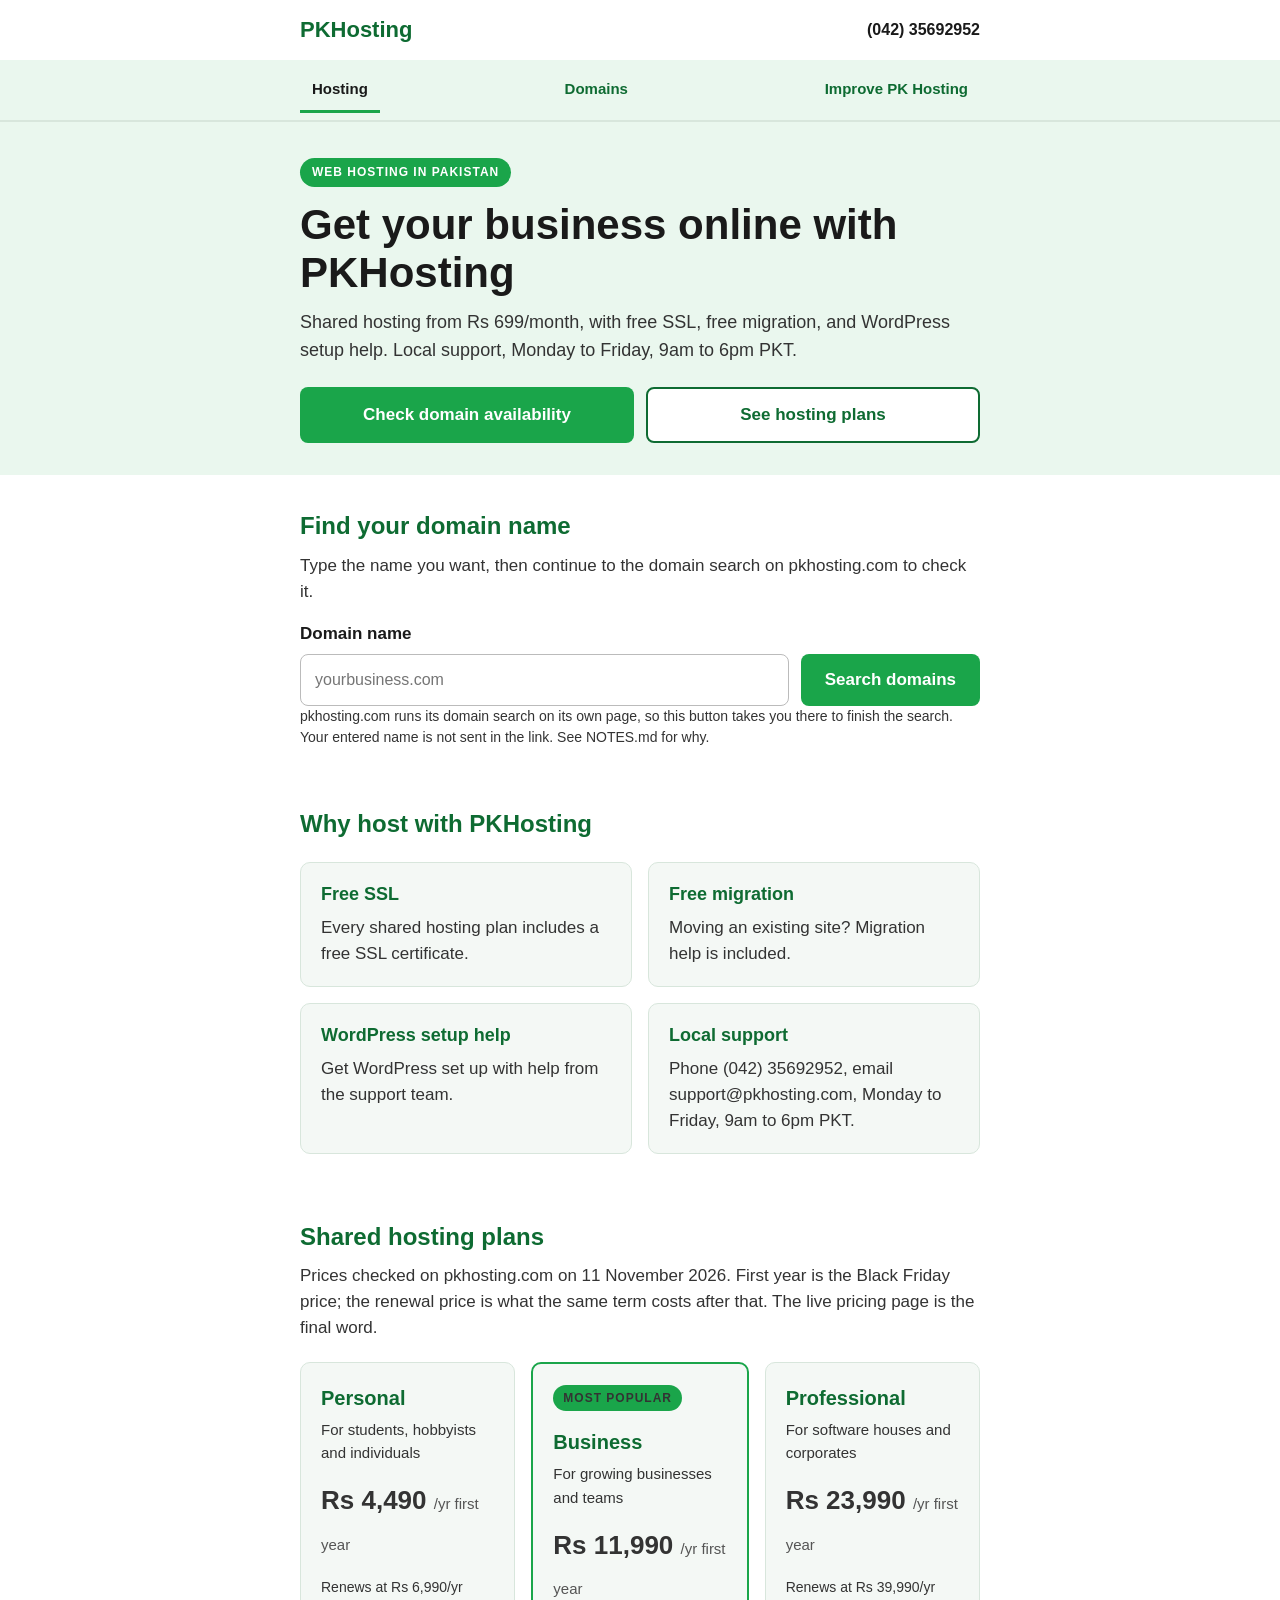
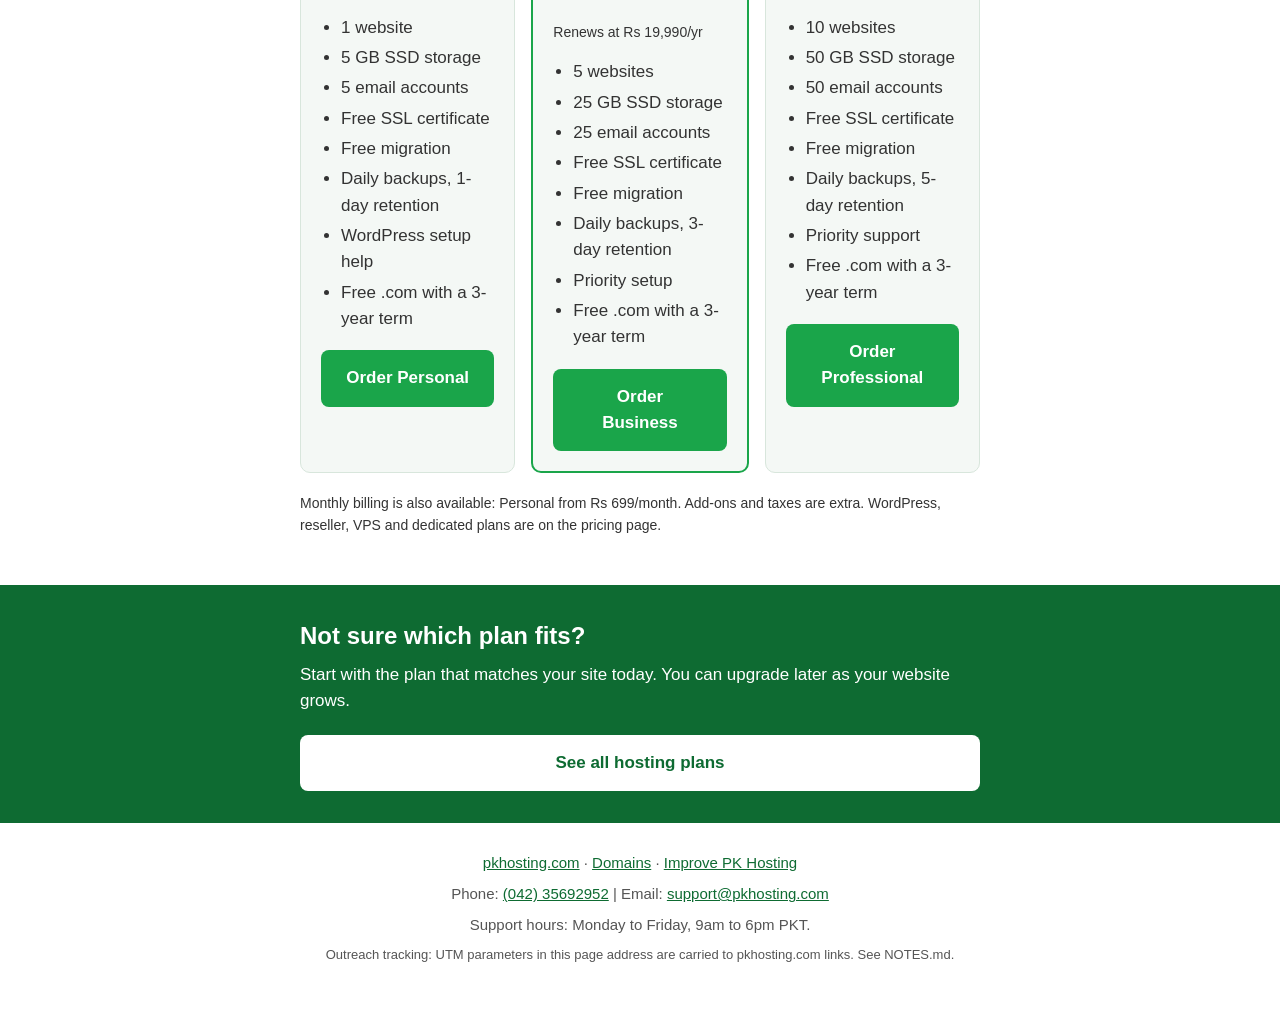
<file: index.html>
<!DOCTYPE html>
<html lang="en">
<head>
<meta charset="utf-8">
<meta name="viewport" content="width=device-width, initial-scale=1">
<title>Web Hosting in Pakistan | PKHosting</title>
<meta name="description" content="PKHosting shared hosting from Rs 699/month, with free SSL, free migration, and WordPress setup help. Check domain availability and see hosting plans.">
<link rel="stylesheet" href="styles.css">
<script src="app.js" defer></script>
</head>
<body>
<header class="site-header">
  <div class="container">
    <a class="brand" href="https://pkhosting.com" data-outbound>PKHosting</a>
    <a class="header-phone" href="tel:+924235692952">(042) 35692952</a>
  </div>
  <nav class="page-nav" aria-label="Pages">
    <div class="container">
      <a href="index.html" aria-current="page">Hosting</a>
      <a href="domains.html">Domains</a>
      <a href="improve.html">Improve PK Hosting</a>
    </div>
  </nav>
</header>

<main>
  <section class="hero">
    <div class="container">
      <p class="eyebrow">Web hosting in Pakistan</p>
      <h1>Get your business online with PKHosting</h1>
      <p class="hero-sub">Shared hosting from Rs 699/month, with free SSL, free migration, and WordPress setup help. Local support, Monday to Friday, 9am to 6pm PKT.</p>
      <div class="cta-row">
        <a class="btn btn-primary" href="https://pkhosting.com/domains/" data-outbound>Check domain availability</a>
        <a class="btn btn-secondary" href="https://pkhosting.com/pricing/" data-outbound>See hosting plans</a>
      </div>
    </div>
  </section>

  <section class="domain-search" id="domain-search">
    <div class="container">
      <h2>Find your domain name</h2>
      <p>Type the name you want, then continue to the domain search on pkhosting.com to check it.</p>
      <form id="domain-form" novalidate>
        <label for="domain-input">Domain name</label>
        <div class="search-row">
          <input type="text" id="domain-input" name="domain" placeholder="yourbusiness.com" autocomplete="off" inputmode="url" aria-describedby="domain-note domain-error">
          <button type="submit" class="btn btn-primary">Search domains</button>
        </div>
        <p class="field-error" id="domain-error" role="alert" hidden>Enter a domain name first, for example yourbusiness.com.</p>
        <p class="field-note" id="domain-note">pkhosting.com runs its domain search on its own page, so this button takes you there to finish the search. Your entered name is not sent in the link. See NOTES.md for why.</p>
      </form>
    </div>
  </section>

  <section class="features">
    <div class="container">
      <h2>Why host with PKHosting</h2>
      <ul class="feature-list">
        <li>
          <h3>Free SSL</h3>
          <p>Every shared hosting plan includes a free SSL certificate.</p>
        </li>
        <li>
          <h3>Free migration</h3>
          <p>Moving an existing site? Migration help is included.</p>
        </li>
        <li>
          <h3>WordPress setup help</h3>
          <p>Get WordPress set up with help from the support team.</p>
        </li>
        <li>
          <h3>Local support</h3>
          <p>Phone (042) 35692952, email support@pkhosting.com, Monday to Friday, 9am to 6pm PKT.</p>
        </li>
      </ul>
    </div>
  </section>

  <section class="plans">
    <div class="container">
      <h2>Shared hosting plans</h2>
      <p>Prices checked on pkhosting.com on 11 November 2026. First year is the Black Friday price; the renewal price is what the same term costs after that. The live pricing page is the final word.</p>
      <div class="plan-grid">
        <article class="plan-card">
          <h3>Personal</h3>
          <p class="plan-for">For students, hobbyists and individuals</p>
          <p class="plan-price">Rs 4,490 <span>/yr first year</span></p>
          <p class="plan-renew">Renews at Rs 6,990/yr</p>
          <ul>
            <li>1 website</li>
            <li>5 GB SSD storage</li>
            <li>5 email accounts</li>
            <li>Free SSL certificate</li>
            <li>Free migration</li>
            <li>Daily backups, 1-day retention</li>
            <li>WordPress setup help</li>
            <li>Free .com with a 3-year term</li>
          </ul>
          <a class="btn btn-primary" href="https://pkhosting.com/pricing/" data-outbound>Order Personal</a>
        </article>
        <article class="plan-card plan-featured">
          <p class="plan-badge">Most popular</p>
          <h3>Business</h3>
          <p class="plan-for">For growing businesses and teams</p>
          <p class="plan-price">Rs 11,990 <span>/yr first year</span></p>
          <p class="plan-renew">Renews at Rs 19,990/yr</p>
          <ul>
            <li>5 websites</li>
            <li>25 GB SSD storage</li>
            <li>25 email accounts</li>
            <li>Free SSL certificate</li>
            <li>Free migration</li>
            <li>Daily backups, 3-day retention</li>
            <li>Priority setup</li>
            <li>Free .com with a 3-year term</li>
          </ul>
          <a class="btn btn-primary" href="https://pkhosting.com/pricing/" data-outbound>Order Business</a>
        </article>
        <article class="plan-card">
          <h3>Professional</h3>
          <p class="plan-for">For software houses and corporates</p>
          <p class="plan-price">Rs 23,990 <span>/yr first year</span></p>
          <p class="plan-renew">Renews at Rs 39,990/yr</p>
          <ul>
            <li>10 websites</li>
            <li>50 GB SSD storage</li>
            <li>50 email accounts</li>
            <li>Free SSL certificate</li>
            <li>Free migration</li>
            <li>Daily backups, 5-day retention</li>
            <li>Priority support</li>
            <li>Free .com with a 3-year term</li>
          </ul>
          <a class="btn btn-primary" href="https://pkhosting.com/pricing/" data-outbound>Order Professional</a>
        </article>
      </div>
      <p class="plan-note">Monthly billing is also available: Personal from Rs 699/month. Add-ons and taxes are extra. WordPress, reseller, VPS and dedicated plans are on the pricing page.</p>
    </div>
  </section>

  <section class="plans-teaser">
    <div class="container">
      <h2>Not sure which plan fits?</h2>
      <p>Start with the plan that matches your site today. You can upgrade later as your website grows.</p>
      <a class="btn btn-primary" href="https://pkhosting.com/pricing/" data-outbound>See all hosting plans</a>
    </div>
  </section>
</main>

<footer class="site-footer">
  <div class="container">
    <p><a href="https://pkhosting.com" data-outbound>pkhosting.com</a> &middot; <a href="domains.html">Domains</a> &middot; <a href="improve.html">Improve PK Hosting</a></p>
    <p>Phone: <a href="tel:+924235692952">(042) 35692952</a> | Email: <a href="mailto:support@pkhosting.com">support@pkhosting.com</a></p>
    <p>Support hours: Monday to Friday, 9am to 6pm PKT.</p>
    <p class="tracking-note">Outreach tracking: UTM parameters in this page address are carried to pkhosting.com links. See NOTES.md.</p>
  </div>
</footer>
</body>
</html>
</file>
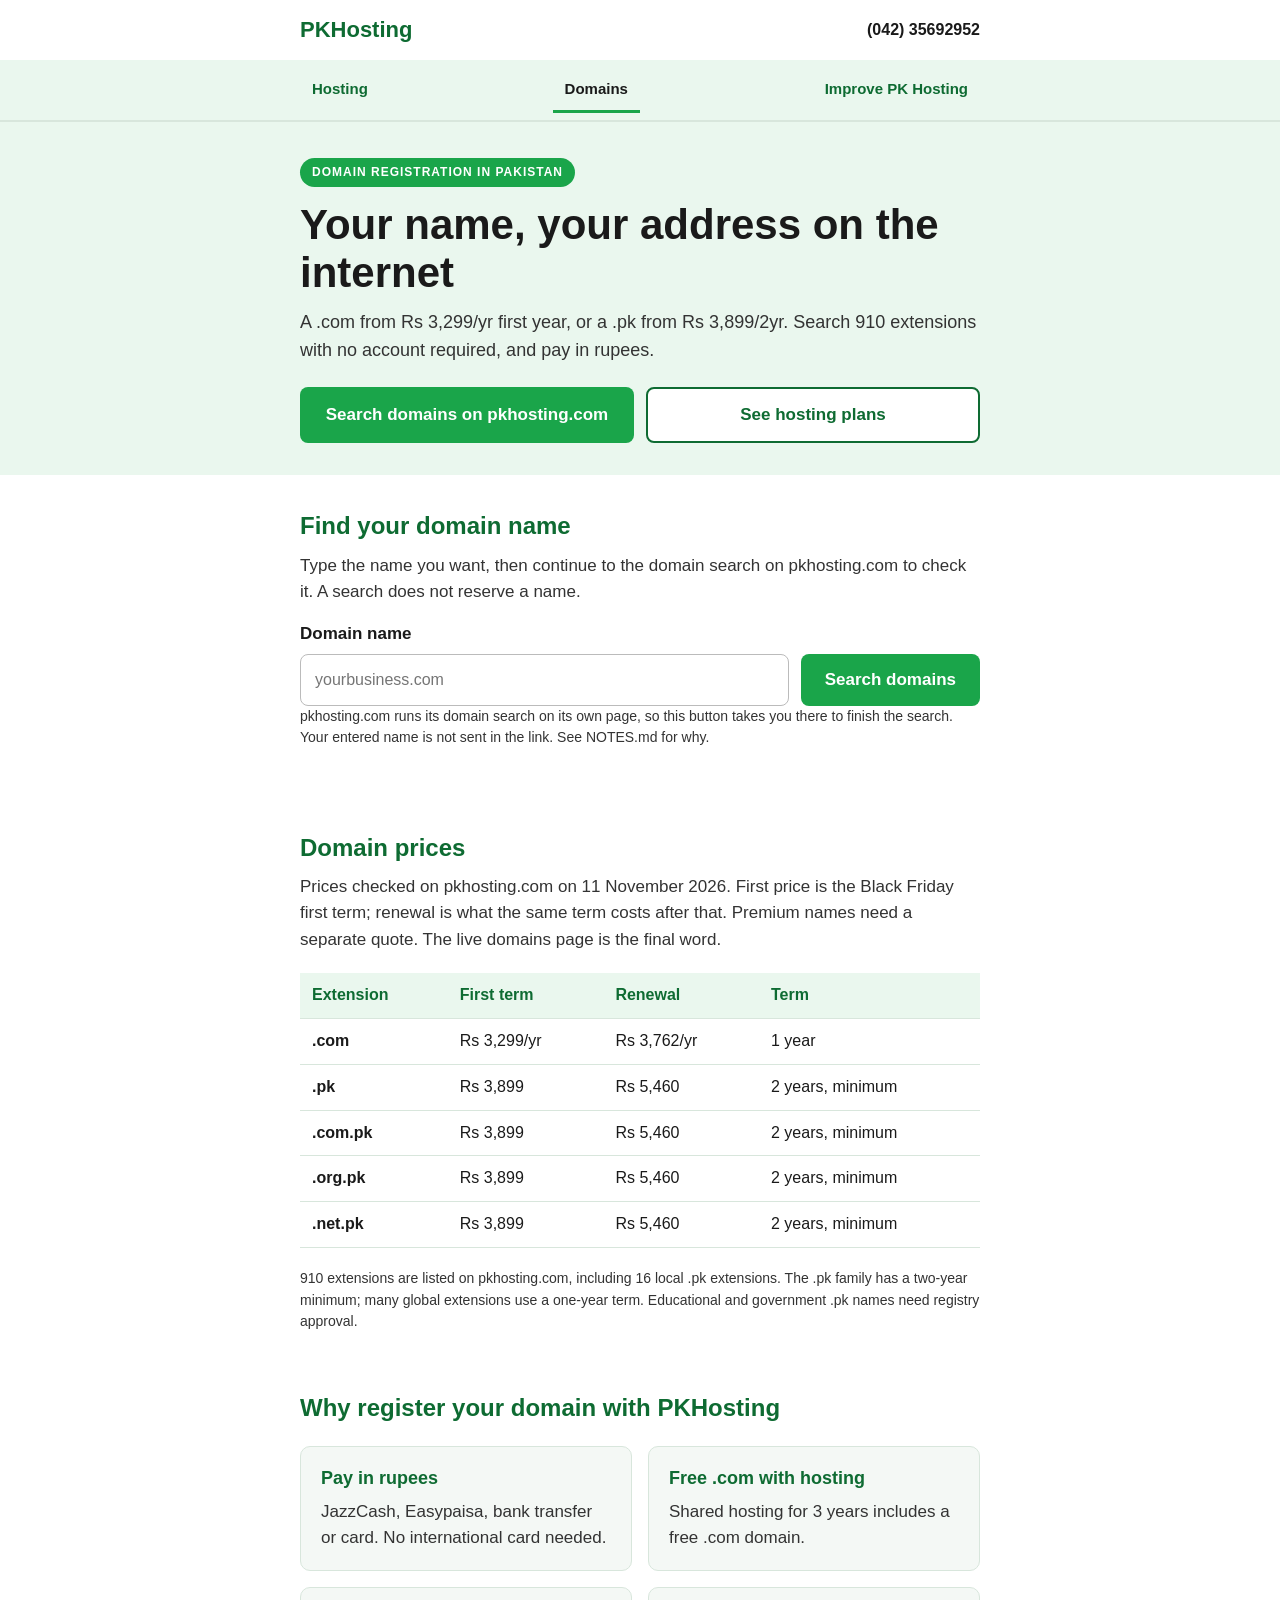
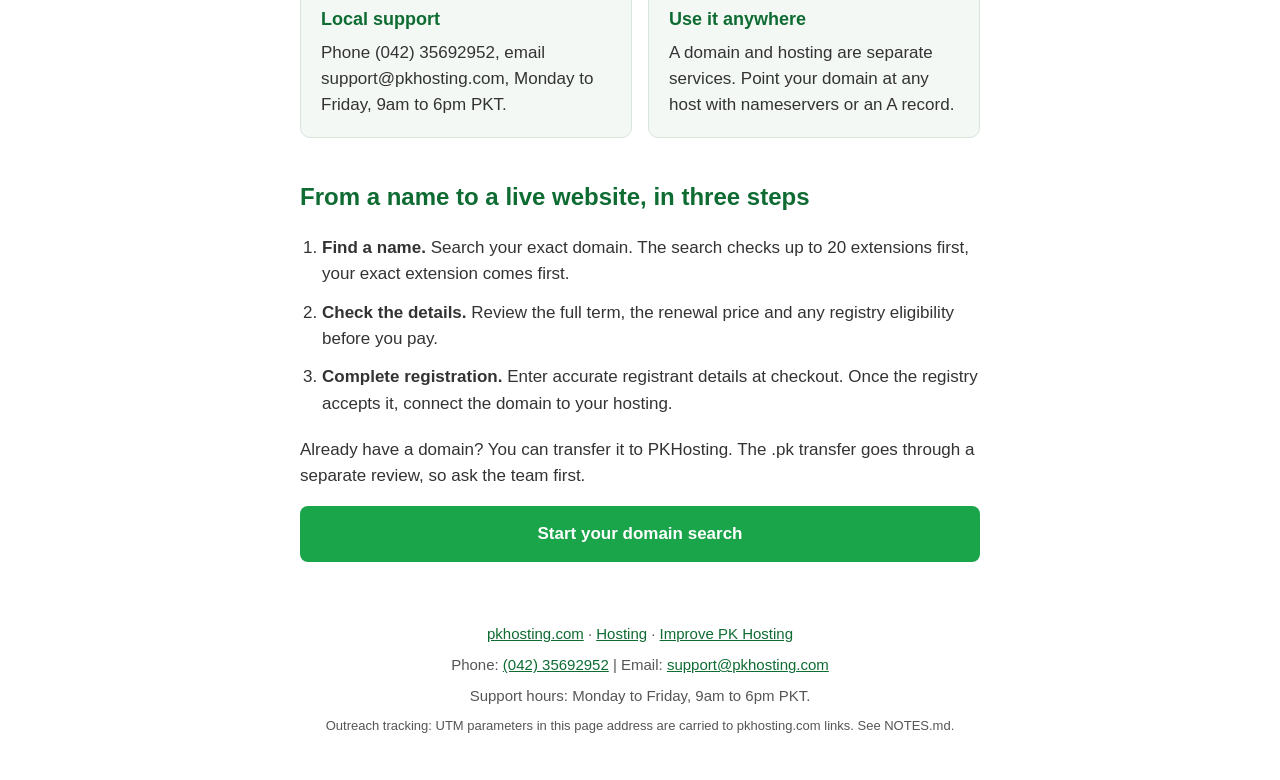
<file: domains.html>
<!DOCTYPE html>
<html lang="en">
<head>
<meta charset="utf-8">
<meta name="viewport" content="width=device-width, initial-scale=1">
<title>Domain Registration in Pakistan | PKHosting</title>
<meta name="description" content="Register a domain with PKHosting: .com from Rs 3,299/yr first year, .pk from Rs 3,899/2yr. 910 extensions, no account needed to search.">
<link rel="stylesheet" href="styles.css">
<script src="app.js" defer></script>
</head>
<body>
<header class="site-header">
  <div class="container">
    <a class="brand" href="https://pkhosting.com" data-outbound>PKHosting</a>
    <a class="header-phone" href="tel:+924235692952">(042) 35692952</a>
  </div>
  <nav class="page-nav" aria-label="Pages">
    <div class="container">
      <a href="index.html">Hosting</a>
      <a href="domains.html" aria-current="page">Domains</a>
      <a href="improve.html">Improve PK Hosting</a>
    </div>
  </nav>
</header>

<main>
  <section class="hero">
    <div class="container">
      <p class="eyebrow">Domain registration in Pakistan</p>
      <h1>Your name, your address on the internet</h1>
      <p class="hero-sub">A .com from Rs 3,299/yr first year, or a .pk from Rs 3,899/2yr. Search 910 extensions with no account required, and pay in rupees.</p>
      <div class="cta-row">
        <a class="btn btn-primary" href="https://pkhosting.com/domains/" data-outbound>Search domains on pkhosting.com</a>
        <a class="btn btn-secondary" href="index.html">See hosting plans</a>
      </div>
    </div>
  </section>

  <section class="domain-search" id="domain-search">
    <div class="container">
      <h2>Find your domain name</h2>
      <p>Type the name you want, then continue to the domain search on pkhosting.com to check it. A search does not reserve a name.</p>
      <form id="domain-form" novalidate>
        <label for="domain-input">Domain name</label>
        <div class="search-row">
          <input type="text" id="domain-input" name="domain" placeholder="yourbusiness.com" autocomplete="off" inputmode="url" aria-describedby="domain-note domain-error">
          <button type="submit" class="btn btn-primary">Search domains</button>
        </div>
        <p class="field-error" id="domain-error" role="alert" hidden>Enter a domain name first, for example yourbusiness.com.</p>
        <p class="field-note" id="domain-note">pkhosting.com runs its domain search on its own page, so this button takes you there to finish the search. Your entered name is not sent in the link. See NOTES.md for why.</p>
      </form>
    </div>
  </section>

  <section class="plans">
    <div class="container">
      <h2>Domain prices</h2>
      <p>Prices checked on pkhosting.com on 11 November 2026. First price is the Black Friday first term; renewal is what the same term costs after that. Premium names need a separate quote. The live domains page is the final word.</p>
      <table class="price-table">
        <thead>
          <tr><th>Extension</th><th>First term</th><th>Renewal</th><th>Term</th></tr>
        </thead>
        <tbody>
          <tr><td>.com</td><td>Rs 3,299/yr</td><td>Rs 3,762/yr</td><td>1 year</td></tr>
          <tr><td>.pk</td><td>Rs 3,899</td><td>Rs 5,460</td><td>2 years, minimum</td></tr>
          <tr><td>.com.pk</td><td>Rs 3,899</td><td>Rs 5,460</td><td>2 years, minimum</td></tr>
          <tr><td>.org.pk</td><td>Rs 3,899</td><td>Rs 5,460</td><td>2 years, minimum</td></tr>
          <tr><td>.net.pk</td><td>Rs 3,899</td><td>Rs 5,460</td><td>2 years, minimum</td></tr>
        </tbody>
      </table>
      <p class="plan-note">910 extensions are listed on pkhosting.com, including 16 local .pk extensions. The .pk family has a two-year minimum; many global extensions use a one-year term. Educational and government .pk names need registry approval.</p>
    </div>
  </section>

  <section class="features">
    <div class="container">
      <h2>Why register your domain with PKHosting</h2>
      <ul class="feature-list">
        <li>
          <h3>Pay in rupees</h3>
          <p>JazzCash, Easypaisa, bank transfer or card. No international card needed.</p>
        </li>
        <li>
          <h3>Free .com with hosting</h3>
          <p>Shared hosting for 3 years includes a free .com domain.</p>
        </li>
        <li>
          <h3>Local support</h3>
          <p>Phone (042) 35692952, email support@pkhosting.com, Monday to Friday, 9am to 6pm PKT.</p>
        </li>
        <li>
          <h3>Use it anywhere</h3>
          <p>A domain and hosting are separate services. Point your domain at any host with nameservers or an A record.</p>
        </li>
      </ul>
    </div>
  </section>

  <section class="steps">
    <div class="container">
      <h2>From a name to a live website, in three steps</h2>
      <ol class="step-list">
        <li><strong>Find a name.</strong> Search your exact domain. The search checks up to 20 extensions first, your exact extension comes first.</li>
        <li><strong>Check the details.</strong> Review the full term, the renewal price and any registry eligibility before you pay.</li>
        <li><strong>Complete registration.</strong> Enter accurate registrant details at checkout. Once the registry accepts it, connect the domain to your hosting.</li>
      </ol>
      <p>Already have a domain? You can transfer it to PKHosting. The .pk transfer goes through a separate review, so ask the team first.</p>
      <a class="btn btn-primary" href="https://pkhosting.com/domains/" data-outbound>Start your domain search</a>
    </div>
  </section>
</main>

<footer class="site-footer">
  <div class="container">
    <p><a href="https://pkhosting.com" data-outbound>pkhosting.com</a> &middot; <a href="index.html">Hosting</a> &middot; <a href="improve.html">Improve PK Hosting</a></p>
    <p>Phone: <a href="tel:+924235692952">(042) 35692952</a> | Email: <a href="mailto:support@pkhosting.com">support@pkhosting.com</a></p>
    <p>Support hours: Monday to Friday, 9am to 6pm PKT.</p>
    <p class="tracking-note">Outreach tracking: UTM parameters in this page address are carried to pkhosting.com links. See NOTES.md.</p>
  </div>
</footer>
</body>
</html>
</file>
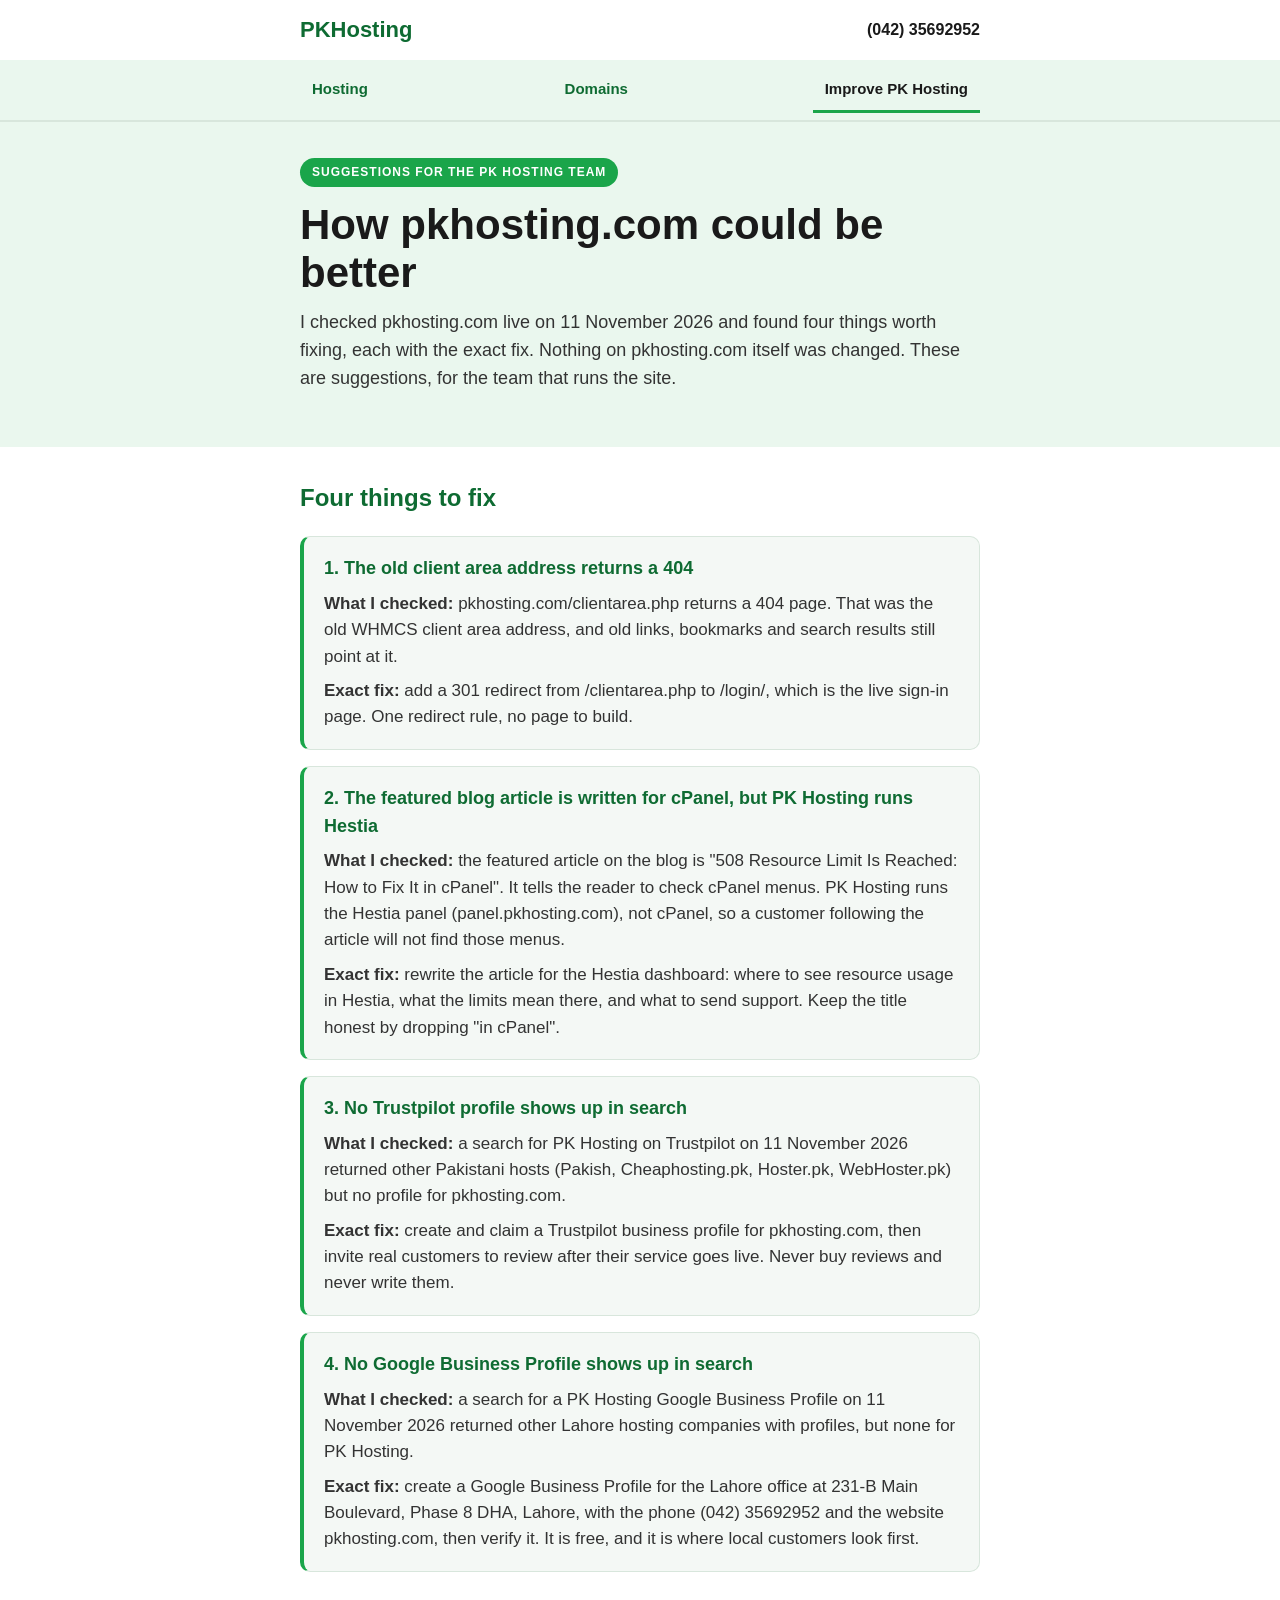
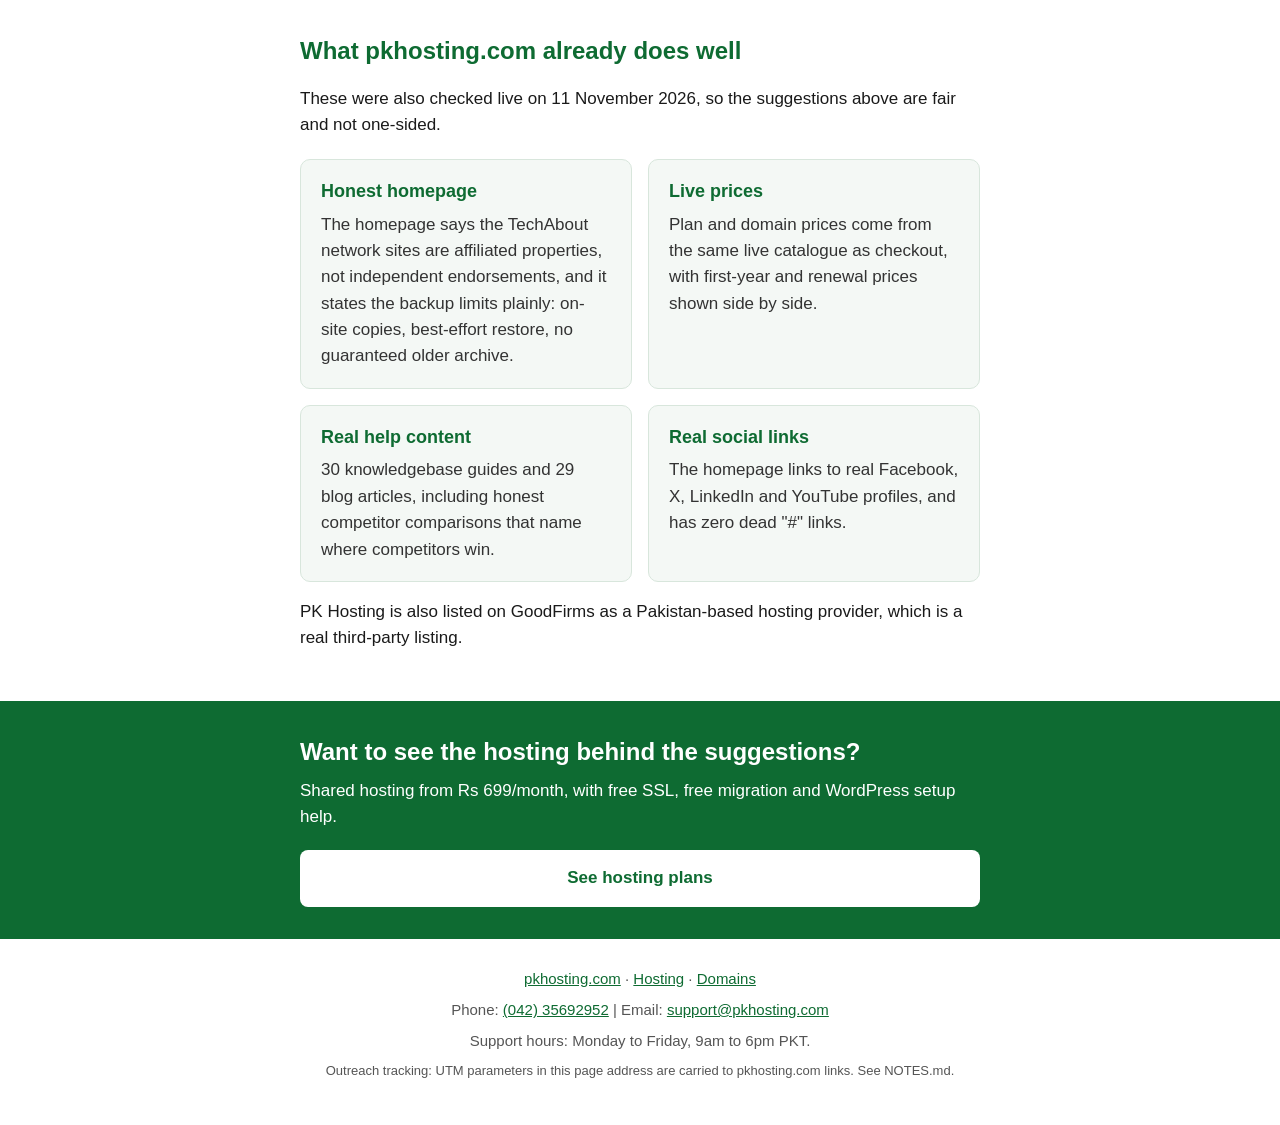
<file: improve.html>
<!DOCTYPE html>
<html lang="en">
<head>
<meta charset="utf-8">
<meta name="viewport" content="width=device-width, initial-scale=1">
<title>How pkhosting.com Could Be Better | PKHosting</title>
<meta name="description" content="Checked live on 11 November 2026: four things PK Hosting could fix on pkhosting.com, with the exact fix for each, and what the site already does well.">
<link rel="stylesheet" href="styles.css">
<script src="app.js" defer></script>
</head>
<body>
<header class="site-header">
  <div class="container">
    <a class="brand" href="https://pkhosting.com" data-outbound>PKHosting</a>
    <a class="header-phone" href="tel:+924235692952">(042) 35692952</a>
  </div>
  <nav class="page-nav" aria-label="Pages">
    <div class="container">
      <a href="index.html">Hosting</a>
      <a href="domains.html">Domains</a>
      <a href="improve.html" aria-current="page">Improve PK Hosting</a>
    </div>
  </nav>
</header>

<main>
  <section class="hero">
    <div class="container">
      <p class="eyebrow">Suggestions for the PK Hosting team</p>
      <h1>How pkhosting.com could be better</h1>
      <p class="hero-sub">I checked pkhosting.com live on 11 November 2026 and found four things worth fixing, each with the exact fix. Nothing on pkhosting.com itself was changed. These are suggestions, for the team that runs the site.</p>
    </div>
  </section>

  <section class="plans">
    <div class="container">
      <h2>Four things to fix</h2>
      <div class="finding-list">
        <article class="finding-card">
          <h3>1. The old client area address returns a 404</h3>
          <p><strong>What I checked:</strong> pkhosting.com/clientarea.php returns a 404 page. That was the old WHMCS client area address, and old links, bookmarks and search results still point at it.</p>
          <p><strong>Exact fix:</strong> add a 301 redirect from /clientarea.php to /login/, which is the live sign-in page. One redirect rule, no page to build.</p>
        </article>
        <article class="finding-card">
          <h3>2. The featured blog article is written for cPanel, but PK Hosting runs Hestia</h3>
          <p><strong>What I checked:</strong> the featured article on the blog is "508 Resource Limit Is Reached: How to Fix It in cPanel". It tells the reader to check cPanel menus. PK Hosting runs the Hestia panel (panel.pkhosting.com), not cPanel, so a customer following the article will not find those menus.</p>
          <p><strong>Exact fix:</strong> rewrite the article for the Hestia dashboard: where to see resource usage in Hestia, what the limits mean there, and what to send support. Keep the title honest by dropping "in cPanel".</p>
        </article>
        <article class="finding-card">
          <h3>3. No Trustpilot profile shows up in search</h3>
          <p><strong>What I checked:</strong> a search for PK Hosting on Trustpilot on 11 November 2026 returned other Pakistani hosts (Pakish, Cheaphosting.pk, Hoster.pk, WebHoster.pk) but no profile for pkhosting.com.</p>
          <p><strong>Exact fix:</strong> create and claim a Trustpilot business profile for pkhosting.com, then invite real customers to review after their service goes live. Never buy reviews and never write them.</p>
        </article>
        <article class="finding-card">
          <h3>4. No Google Business Profile shows up in search</h3>
          <p><strong>What I checked:</strong> a search for a PK Hosting Google Business Profile on 11 November 2026 returned other Lahore hosting companies with profiles, but none for PK Hosting.</p>
          <p><strong>Exact fix:</strong> create a Google Business Profile for the Lahore office at 231-B Main Boulevard, Phase 8 DHA, Lahore, with the phone (042) 35692952 and the website pkhosting.com, then verify it. It is free, and it is where local customers look first.</p>
        </article>
      </div>
    </div>
  </section>

  <section class="features">
    <div class="container">
      <h2>What pkhosting.com already does well</h2>
      <p>These were also checked live on 11 November 2026, so the suggestions above are fair and not one-sided.</p>
      <ul class="feature-list">
        <li>
          <h3>Honest homepage</h3>
          <p>The homepage says the TechAbout network sites are affiliated properties, not independent endorsements, and it states the backup limits plainly: on-site copies, best-effort restore, no guaranteed older archive.</p>
        </li>
        <li>
          <h3>Live prices</h3>
          <p>Plan and domain prices come from the same live catalogue as checkout, with first-year and renewal prices shown side by side.</p>
        </li>
        <li>
          <h3>Real help content</h3>
          <p>30 knowledgebase guides and 29 blog articles, including honest competitor comparisons that name where competitors win.</p>
        </li>
        <li>
          <h3>Real social links</h3>
          <p>The homepage links to real Facebook, X, LinkedIn and YouTube profiles, and has zero dead "#" links.</p>
        </li>
      </ul>
      <p>PK Hosting is also listed on GoodFirms as a Pakistan-based hosting provider, which is a real third-party listing.</p>
    </div>
  </section>

  <section class="plans-teaser">
    <div class="container">
      <h2>Want to see the hosting behind the suggestions?</h2>
      <p>Shared hosting from Rs 699/month, with free SSL, free migration and WordPress setup help.</p>
      <a class="btn btn-primary" href="index.html">See hosting plans</a>
    </div>
  </section>
</main>

<footer class="site-footer">
  <div class="container">
    <p><a href="https://pkhosting.com" data-outbound>pkhosting.com</a> &middot; <a href="index.html">Hosting</a> &middot; <a href="domains.html">Domains</a></p>
    <p>Phone: <a href="tel:+924235692952">(042) 35692952</a> | Email: <a href="mailto:support@pkhosting.com">support@pkhosting.com</a></p>
    <p>Support hours: Monday to Friday, 9am to 6pm PKT.</p>
    <p class="tracking-note">Outreach tracking: UTM parameters in this page address are carried to pkhosting.com links. See NOTES.md.</p>
  </div>
</footer>
</body>
</html>
</file>
<file: styles.css>
/* PKHosting landing page template. Mobile-first: single column, large tap
   targets, readable on a phone first. Wider screens get centered content
   and a two-column feature list. Brand green #1aa54a, dark green #0e6b32. */

:root {
  --green: #1aa54a;
  --dark-green: #0e6b32;
  --ink: #1a1a1a;
  --grey: #555555;
  --light-green: #eaf7ee;
  --border: #d8e6dc;
  --white: #ffffff;
  --bg: #f4f8f5;
}

* {
  box-sizing: border-box;
}

body {
  margin: 0;
  font-family: -apple-system, "Segoe UI", Roboto, Helvetica, Arial, sans-serif;
  color: var(--ink);
  background: var(--white);
  line-height: 1.55;
  font-size: 17px;
}

.container {
  max-width: 720px;
  margin: 0 auto;
  padding: 0 20px;
}

a {
  color: var(--dark-green);
}

a:focus-visible,
button:focus-visible,
input:focus-visible {
  outline: 3px solid var(--green);
  outline-offset: 2px;
}

/* Header */

.site-header {
  background: var(--white);
  border-bottom: 1px solid var(--border);
}

.site-header .container {
  display: flex;
  align-items: center;
  justify-content: space-between;
  min-height: 60px;
}

.brand {
  font-weight: 800;
  font-size: 22px;
  color: var(--dark-green);
  text-decoration: none;
}

.header-phone {
  font-weight: 600;
  font-size: 16px;
  color: var(--ink);
  text-decoration: none;
}

/* Hero */

.hero {
  background: var(--light-green);
  padding: 36px 0 32px;
}

.eyebrow {
  display: inline-block;
  background: var(--green);
  color: var(--white);
  font-size: 12px;
  font-weight: 700;
  letter-spacing: 1px;
  text-transform: uppercase;
  padding: 5px 12px;
  border-radius: 999px;
  margin: 0 0 14px;
}

.hero h1 {
  font-size: 34px;
  line-height: 1.15;
  margin: 0 0 12px;
}

.hero-sub {
  font-size: 18px;
  color: #333333;
  margin: 0 0 22px;
}

.cta-row {
  display: flex;
  flex-direction: column;
  gap: 12px;
}

/* Buttons: full width and at least 48px tall on phones */

.btn {
  display: inline-flex;
  align-items: center;
  justify-content: center;
  min-height: 52px;
  padding: 13px 22px;
  font-size: 17px;
  font-weight: 700;
  text-decoration: none;
  text-align: center;
  border-radius: 8px;
  border: 2px solid transparent;
  cursor: pointer;
  width: 100%;
}

.btn-primary {
  background: var(--green);
  color: var(--white);
}

.btn-primary:hover,
.btn-primary:active {
  background: var(--dark-green);
}

.btn-secondary {
  background: var(--white);
  color: var(--dark-green);
  border-color: var(--dark-green);
}

.btn-secondary:hover,
.btn-secondary:active {
  background: var(--light-green);
}

/* Domain search */

.domain-search {
  padding: 32px 0;
}

.domain-search h2,
.features h2,
.plans-teaser h2 {
  font-size: 24px;
  color: var(--dark-green);
  margin: 0 0 8px;
}

.domain-search p {
  margin: 0 0 16px;
  color: #333333;
}

.domain-search label {
  display: block;
  font-weight: 600;
  margin-bottom: 6px;
}

.search-row {
  display: flex;
  flex-direction: column;
  gap: 12px;
}

.search-row input {
  width: 100%;
  min-height: 52px;
  padding: 13px 14px;
  font-size: 16px;
  border: 1.5px solid #bbbbbb;
  border-radius: 8px;
}

.search-row input:focus {
  border-color: var(--green);
}

.field-error {
  color: #b00020;
  font-weight: 600;
  margin-top: 10px;
}

.field-note {
  font-size: 14px;
  color: var(--grey);
  margin-top: 12px;
}

/* Features */

.features {
  padding: 8px 0 32px;
}

.feature-list {
  list-style: none;
  margin: 20px 0 0;
  padding: 0;
  display: flex;
  flex-direction: column;
  gap: 16px;
}

.feature-list li {
  background: var(--bg);
  border: 1px solid var(--border);
  border-radius: 10px;
  padding: 18px 20px;
}

.feature-list h3 {
  font-size: 18px;
  color: var(--dark-green);
  margin: 0 0 6px;
}

.feature-list p {
  margin: 0;
  color: #333333;
}

/* Plans teaser */

.plans-teaser {
  background: var(--dark-green);
  color: var(--white);
  padding: 32px 0;
}

.plans-teaser h2 {
  color: var(--white);
}

.plans-teaser p {
  margin: 0 0 20px;
}

.plans-teaser .btn-primary {
  background: var(--white);
  color: var(--dark-green);
}

.plans-teaser .btn-primary:hover,
.plans-teaser .btn-primary:active {
  background: var(--light-green);
}

/* Page navigation under the header */

.page-nav {
  background: var(--light-green);
  border-bottom: 1px solid var(--border);
}

.page-nav .container {
  display: flex;
  gap: 4px;
  padding-top: 0;
  padding-bottom: 0;
}

.page-nav a {
  padding: 10px 12px;
  font-size: 15px;
  font-weight: 600;
  color: var(--dark-green);
  text-decoration: none;
  border-bottom: 3px solid transparent;
}

.page-nav a[aria-current="page"] {
  border-bottom-color: var(--green);
  color: var(--ink);
}

/* Plans section and plan cards */

.plans {
  padding: 32px 0;
}

.plans h2,
.steps h2 {
  font-size: 24px;
  color: var(--dark-green);
  margin: 0 0 8px;
}

.plans p,
.steps p {
  margin: 0 0 16px;
  color: #333333;
}

.plan-grid {
  display: flex;
  flex-direction: column;
  gap: 16px;
  margin: 20px 0;
}

.plan-card {
  background: var(--bg);
  border: 1px solid var(--border);
  border-radius: 10px;
  padding: 20px;
  position: relative;
}

.plan-featured {
  border: 2px solid var(--green);
}

.plan-badge {
  display: inline-block;
  background: var(--green);
  color: var(--white);
  font-size: 12px;
  font-weight: 700;
  letter-spacing: 1px;
  text-transform: uppercase;
  padding: 4px 10px;
  border-radius: 999px;
  margin: 0 0 10px;
}

.plan-card h3 {
  font-size: 20px;
  color: var(--dark-green);
  margin: 0 0 4px;
}

.plan-for {
  font-size: 15px;
  color: var(--grey);
  margin: 0 0 12px;
}

.plan-price {
  font-size: 26px;
  font-weight: 800;
  color: var(--ink);
  margin: 0 0 2px;
}

.plan-price span {
  font-size: 15px;
  font-weight: 400;
  color: var(--grey);
}

.plan-renew {
  font-size: 14px;
  color: var(--grey);
  margin: 0 0 14px;
}

.plan-card ul {
  margin: 0 0 18px;
  padding-left: 20px;
  color: #333333;
}

.plan-card li {
  margin-bottom: 4px;
}

.plan-note {
  font-size: 14px;
  color: var(--grey);
}

/* Domain price table */

.price-table {
  width: 100%;
  border-collapse: collapse;
  margin: 20px 0;
  font-size: 16px;
}

.price-table th,
.price-table td {
  text-align: left;
  padding: 10px 12px;
  border-bottom: 1px solid var(--border);
}

.price-table th {
  background: var(--light-green);
  color: var(--dark-green);
}

.price-table td:first-child {
  font-weight: 700;
}

/* Steps section */

.steps {
  padding: 8px 0 32px;
}

.step-list {
  margin: 20px 0;
  padding-left: 22px;
  color: #333333;
}

.step-list li {
  margin-bottom: 12px;
}

/* Improvement findings */

.finding-list {
  display: flex;
  flex-direction: column;
  gap: 16px;
  margin: 20px 0;
}

.finding-card {
  background: var(--bg);
  border: 1px solid var(--border);
  border-left: 4px solid var(--green);
  border-radius: 10px;
  padding: 18px 20px;
}

.finding-card h3 {
  font-size: 18px;
  color: var(--dark-green);
  margin: 0 0 8px;
}

.finding-card p {
  margin: 0 0 8px;
  color: #333333;
}

.finding-card p:last-child {
  margin-bottom: 0;
}

/* Footer */

.site-footer {
  padding: 28px 0 36px;
  font-size: 15px;
  color: var(--grey);
  text-align: center;
}

.site-footer p {
  margin: 0 0 8px;
}

.tracking-note {
  font-size: 13px;
}

/* Wider screens: buttons sit side by side, features in two columns */

@media (min-width: 520px) {
  .cta-row {
    flex-direction: row;
  }

  .cta-row .btn {
    width: auto;
    flex: 1;
  }

  .search-row {
    flex-direction: row;
  }

  .search-row input {
    flex: 1;
  }

  .search-row .btn {
    width: auto;
  }
}

@media (min-width: 720px) {
  .hero h1 {
    font-size: 42px;
  }

  .feature-list {
    flex-direction: row;
    flex-wrap: wrap;
  }

  .feature-list li {
    flex: 1 1 45%;
  }

  .plan-grid {
    flex-direction: row;
    align-items: stretch;
  }

  .plan-card {
    flex: 1;
  }
}
</file>
